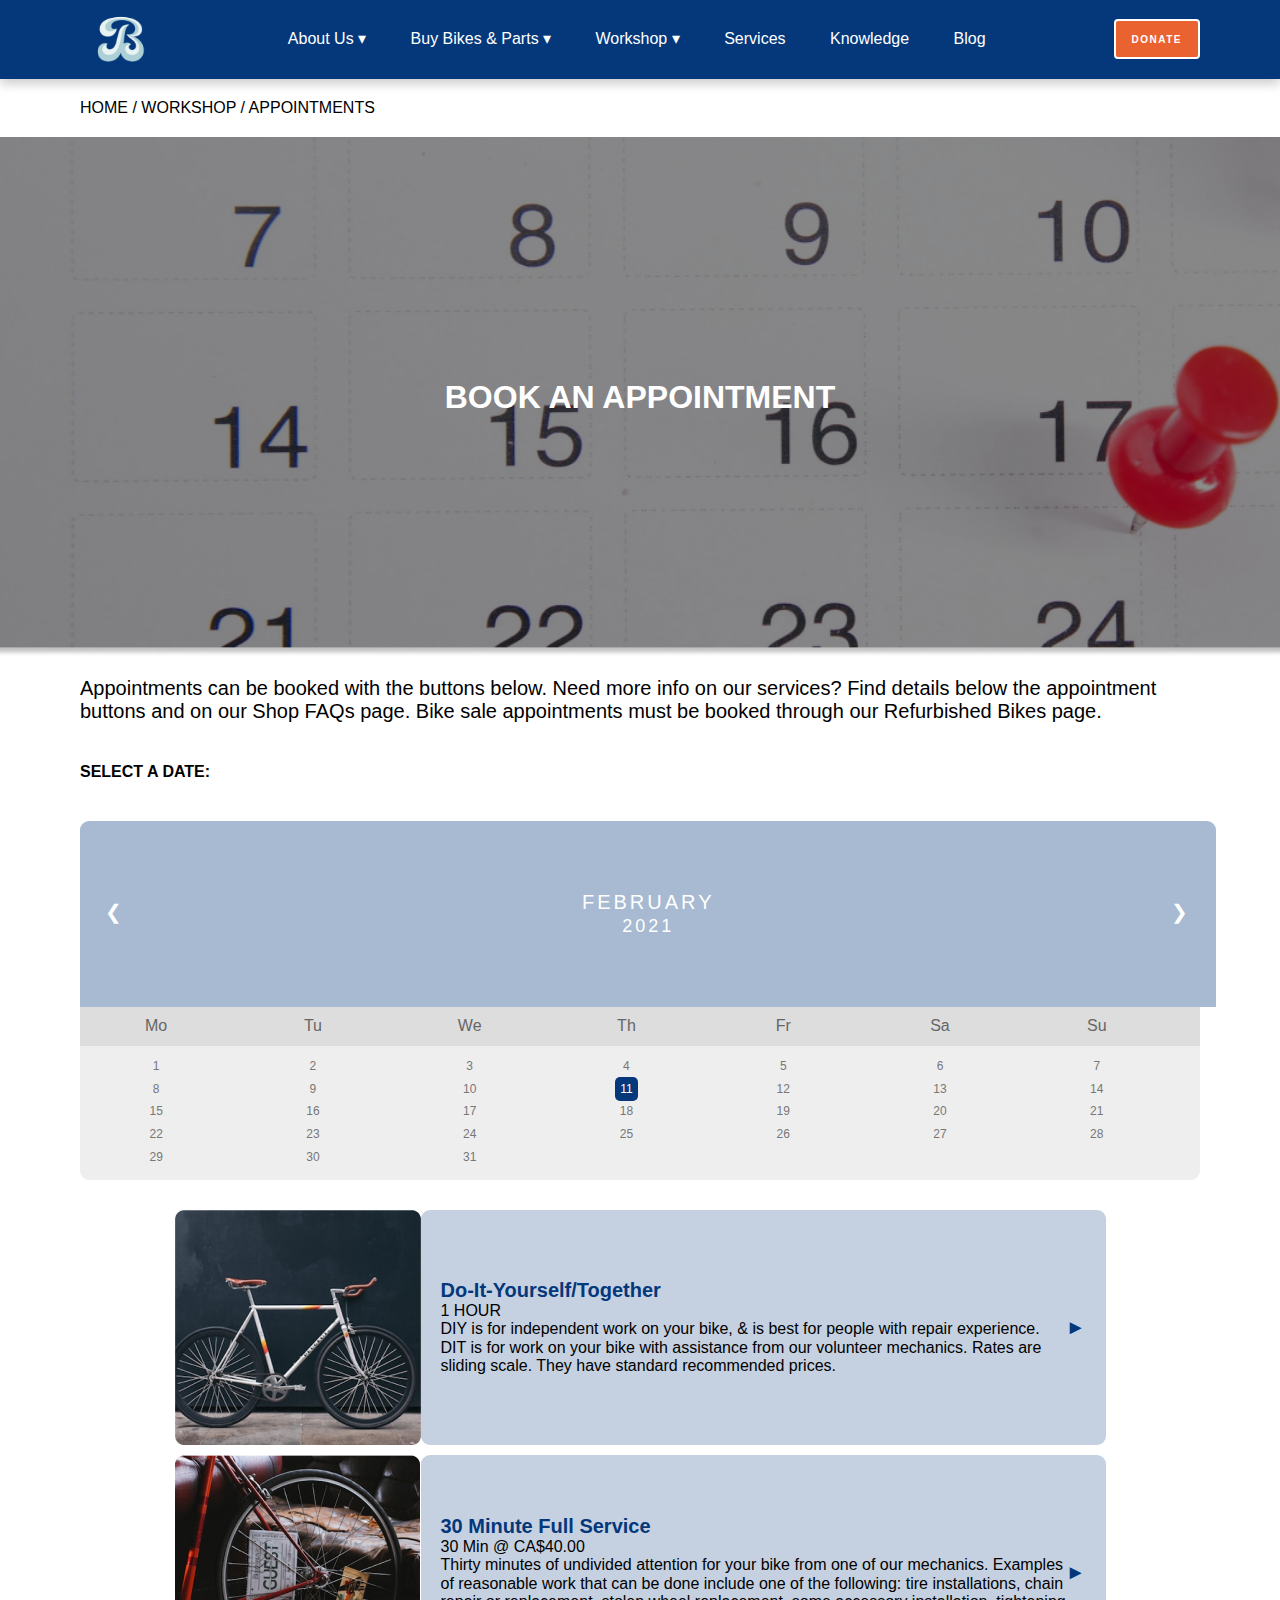
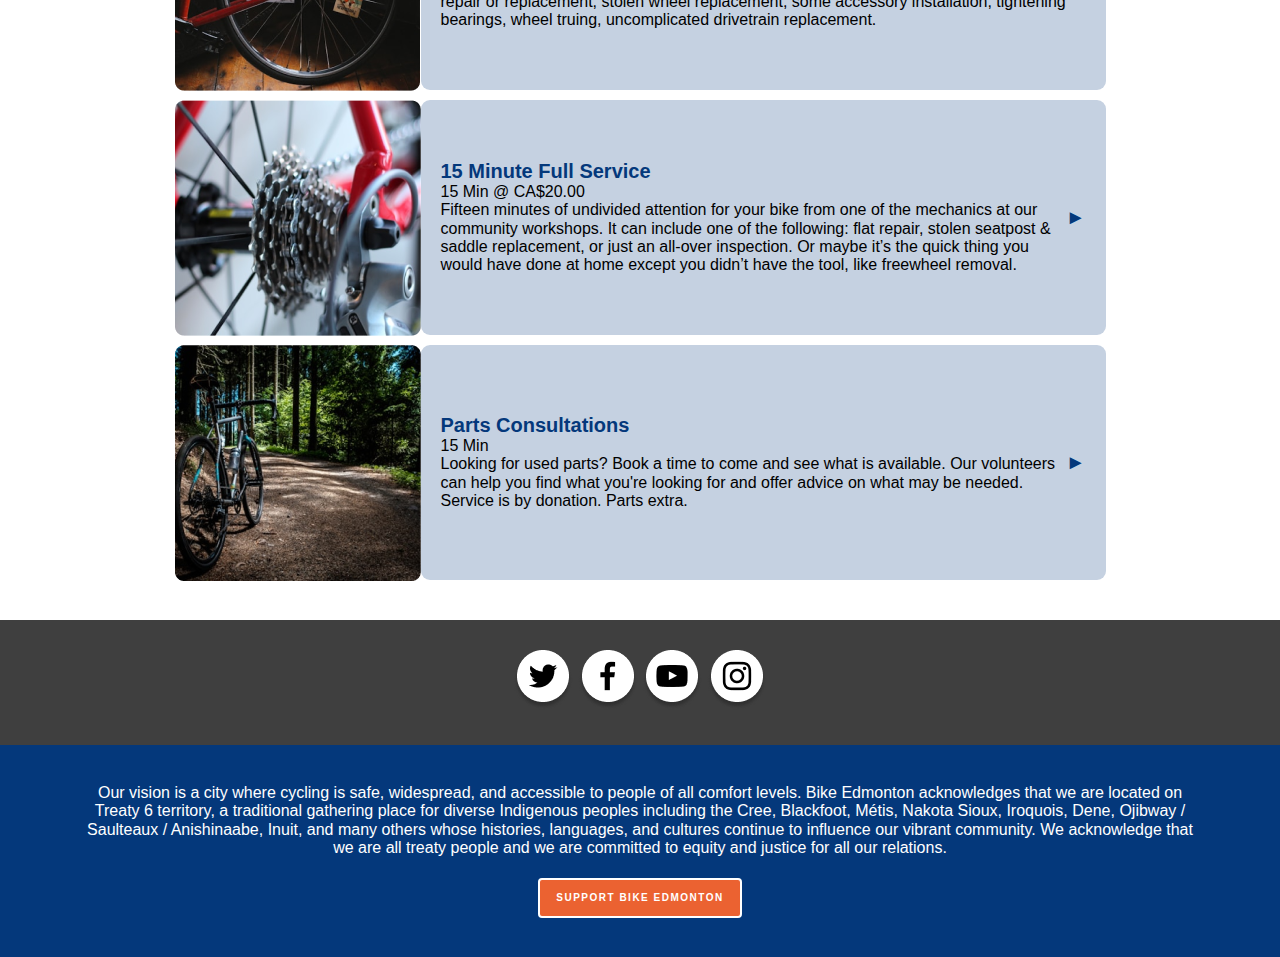
<file: appointment.html>
<!DOCTYPE html>

<html>
  <head>
    <meta charset="utf-8" />
    <meta http-equiv="X-UA-Compatible" content="IE=edge" />
    <title>Appointments</title>
    <meta name="description" content="" />
    <meta name="viewport" content="width=device-width, initial-scale=1" />
    <link rel="stylesheet" href="styles/normalize.css" />
    <link rel="stylesheet" href="styles/style.css" />
    <link rel="stylesheet" href="styles/structure.css" />
    <link rel="stylesheet" href="styles/appointment.css" />
  </head>

  <body>
    <!-- Nav -->
    <header class="padding-sides">
      <a href="index.html"
        ><img id="logo" src="images/bikelogo.png" alt="logo"
      /></a>
      <nav id="navbar">
        <ul>
          <li>
            <a href="#">About Us ▾</a>
            <ul class="submenu">
              <li><a href="#">Vision & Objectives</a></li>
              <li><a href="#">Membership</a></li>
              <li><a href="#">Our Staff</a></li>
              <li><a href="#">Board & Governance</a></li>
              <li><a href="calendar.html">Calendar</a></li>
              <li><a href="#">Contact Us</a></li>
              <li><a href="#">History</a></li>
            </ul>
          </li>
          <li>
            <a href="#">Buy Bikes & Parts ▾</a>
            <ul class="submenu">
              <li><a href="refurbished.html">Refurbished Bikes For Sale</a></li>
              <li><a href="#">As-Is Bikes For Sale</a></li>
              <li><a href="#">Parts & Accessories</a></li>
            </ul>
          </li>
          <li>
            <a href="#">Workshop ▾</a>
            <ul class="submenu">
              <li><a href="#">Services</a></li>
              <li><a href="#">Hours & Locations</a></li>
              <li><a href="appointment.html">Appointments</a></li>
              <li><a href="#">Courses</a></li>
              <li><a href="#">Volunteer</a></li>
              <li><a href="#">FAQ</a></li>
            </ul>
          </li>
          <li><a href="#">Services</a></li>
          <li><a href="#">Knowledge</a></li>
          <li><a href="#">Blog</a></li>
        </ul>
      </nav>
      <button class="donate">Donate</button>
    </header>

    <!-- bread crumb -->
    <div style="padding: 20px 80px">
      <p>HOME / WORKSHOP / APPOINTMENTS</p>
    </div>

    <!-- hero -->
    <div id="hero">
      <div id="title">
        <h1>BOOK AN APPOINTMENT</h1>
      </div>
    </div>

    <!-- text block -->
    <div style="padding: 20px 80px">
      <p style="font-size: 20px">
        Appointments can be booked with the buttons below. Need more info on our
        services? Find details below the appointment buttons and on our Shop
        FAQs page. Bike sale appointments must be booked through our Refurbished
        Bikes page.
      </p>
    </div>

    <div style="padding: 20px 80px">
      <h4>SELECT A DATE:</h4>
    </div>

    <!-- Calendar taken from w3 schools ** NOT MY OWN CODE -->
    <div style="padding: 20px 80px">
      <div class="month">
        <ul>
          <li class="prev">&#10094;</li>
          <li class="next">&#10095;</li>
          <li>
            February<br />
            <span style="font-size: 18px">2021</span>
          </li>
        </ul>
      </div>

      <ul class="weekdays">
        <li>Mo</li>
        <li>Tu</li>
        <li>We</li>
        <li>Th</li>
        <li>Fr</li>
        <li>Sa</li>
        <li>Su</li>
      </ul>

      <ul class="days">
        <li>1</li>
        <li>2</li>
        <li>3</li>
        <li>4</li>
        <li>5</li>
        <li>6</li>
        <li>7</li>
        <li>8</li>
        <li>9</li>
        <li>10</li>
        <li><span class="active">11</span></li>
        <li>12</li>
        <li>13</li>
        <li>14</li>
        <li>15</li>
        <li>16</li>
        <li>17</li>
        <li>18</li>
        <li>19</li>
        <li>20</li>
        <li>21</li>
        <li>22</li>
        <li>23</li>
        <li>24</li>
        <li>25</li>
        <li>26</li>
        <li>27</li>
        <li>28</li>
        <li>29</li>
        <li>30</li>
        <li>31</li>
      </ul>
    </div>


    <!-- appointment buttons -->
    <div class="flex-display">
      <div>
        <div class="list-image2"><img src="images/do-it.png" /></div>
        <div class="list-image2"><img src="images/30minfull.png" /></div>
        <div class="list-image2"><img src="images/15minfull.png" /></div>
        <div class="list-image2"><img src="images/parts.png" /></div>
      </div>
      <div>
        <div class="list-description2">
          <div>
            <b>Do-It-Yourself/Together</b>
            <p>1 HOUR</p>
            <p>DIY is for independent work on your bike, & is best for people with repair experience. DIT is for work on your bike with assistance from our volunteer mechanics. Rates are sliding scale. They have standard recommended prices.</p>
          </div>
          <div>
            <b>►</b>
        </div>
        </div>
        <div class="list-description2">
          <div>
            <b>30 Minute Full Service</b>
            <p>30 Min @ CA$40.00</p>
            <p>
              Thirty minutes of undivided attention for your bike from one of our mechanics. Examples of reasonable work that can be done include one of the following: tire  installations, chain repair or replacement, stolen wheel replacement, some accessory installation, tightening bearings, wheel truing, uncomplicated drivetrain replacement. </p>
          </div>
          <div>
            <b>►</b>
        </div>
        </div>
        <div class="list-description2">
          <div>
            <b>15 Minute Full Service</b>
            <p>15 Min @ CA$20.00</p>
            <p>Fifteen minutes of undivided attention for your bike from one of the  mechanics at our community workshops. It can include one of the  following: flat repair, stolen seatpost & saddle replacement, or just an all-over inspection. Or maybe it’s the quick thing you would have done at home except you didn’t have the tool, like freewheel removal.</p>
          </div>
          <div>
            <b>►</b>
        </div>
        </div>
        <div class="list-description2">
          <div>
            <b>Parts Consultations</b>
            <p>15 Min</p>
            <p>
              Looking for used parts? Book a time to come and see what is available. Our volunteers can help you find what you're looking for and offer advice on what may be needed. Service is by donation. Parts extra.</p>
          </div>
          <div>
            <b>►</b>
        </div>
        </div>
      </div>
    </div>

    <!-- Footer-1 -->
    <div id="grey" class="padding-80">
      <div class="welcome">
        <img src="images/twitter.png" alt="twitter logo" />
        <img src="images/facebook.png" alt="facebook logo" />
        <img src="images/youtube.png" alt="Youtube logo" />
        <img src="images/insta.png" alt="instagram logo" />
      </div>
    </div>
    <!-- Footer-2 -->
    <div id="dark" class="padding-80">
      <div class="welcome">
        <p>
          Our vision is a city where cycling is safe, widespread, and accessible
          to people of all comfort levels. Bike Edmonton acknowledges that we
          are located on Treaty 6 territory, a traditional gathering place for
          diverse Indigenous peoples including the Cree, Blackfoot, Métis,
          Nakota Sioux, Iroquois, Dene, Ojibway / Saulteaux / Anishinaabe,
          Inuit, and many others whose histories, languages, and cultures
          continue to influence our vibrant community. We acknowledge that we
          are all treaty people and we are committed to equity and justice for
          all our relations.
        </p>
        <button class="donate">Support Bike Edmonton</button>
      </div>
    </div>
  </body>
</html>
</file>
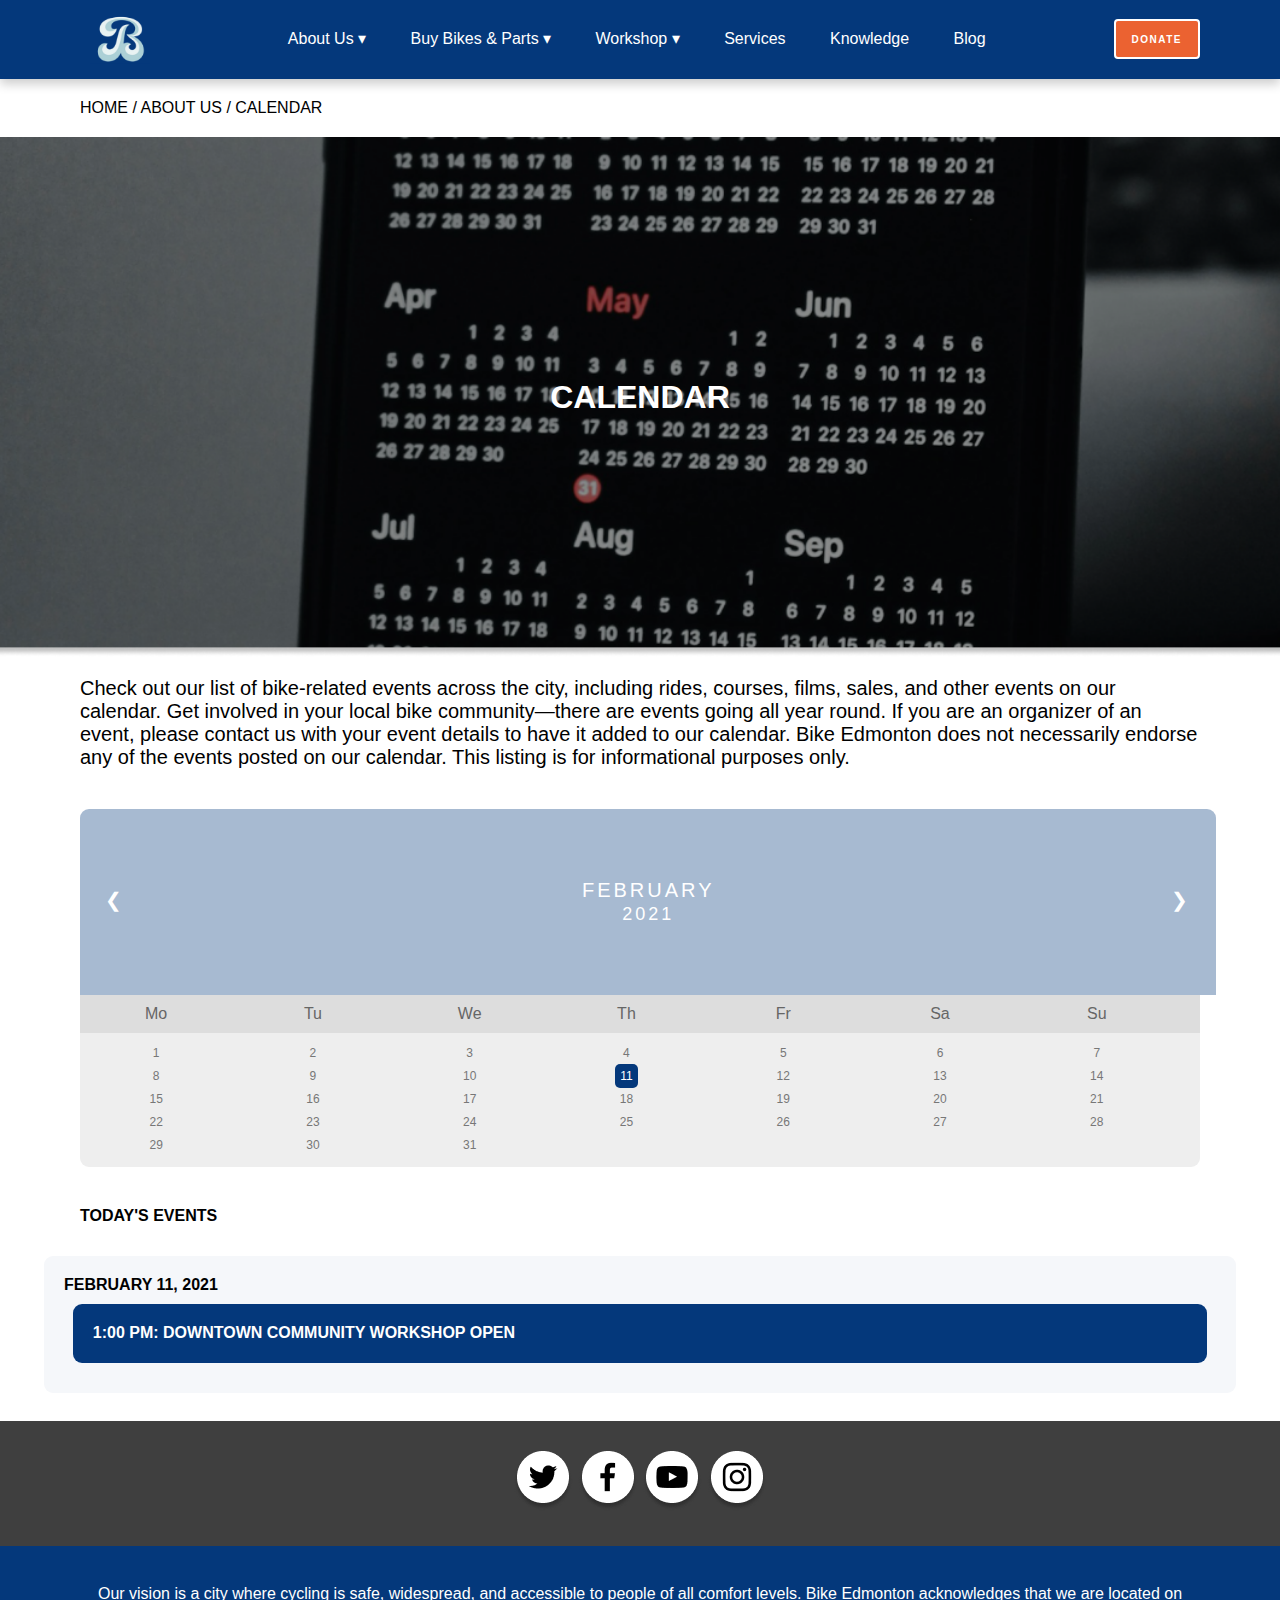
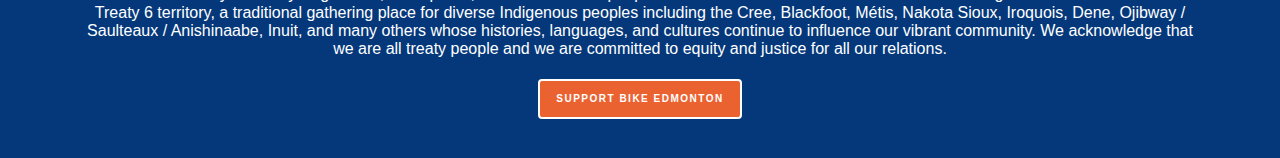
<file: calendar.html>
<!DOCTYPE html>

<html>
  <head>
    <meta charset="utf-8" />
    <meta http-equiv="X-UA-Compatible" content="IE=edge" />
    <title>Calendar</title>
    <meta name="description" content="" />
    <meta name="viewport" content="width=device-width, initial-scale=1" />
    <link rel="stylesheet" href="styles/normalize.css" />
    <link rel="stylesheet" href="styles/style.css" />
    <link rel="stylesheet" href="styles/calendar.css" />
  </head>

  <body>
    <!-- Nav -->
    <header class="padding-sides">
      <a href="index.html"
        ><img id="logo" src="images/bikelogo.png" alt="logo"
      /></a>
      <nav id="navbar">
        <ul>
          <li>
            <a href="#">About Us ▾</a>
            <ul class="submenu">
              <li><a href="#">Vision & Objectives</a></li>
              <li><a href="#">Membership</a></li>
              <li><a href="#">Our Staff</a></li>
              <li><a href="#">Board & Governance</a></li>
              <li><a href="calendar.html">Calendar</a></li>
              <li><a href="#">Contact Us</a></li>
              <li><a href="#">History</a></li>
            </ul>
          </li>
          <li>
            <a href="#">Buy Bikes & Parts ▾</a>
            <ul class="submenu">
              <li><a href="refurbished.html">Refurbished Bikes For Sale</a></li>
              <li><a href="#">As-Is Bikes For Sale</a></li>
              <li><a href="#">Parts & Accessories</a></li>
            </ul>
          </li>
          <li>
            <a href="#">Workshop ▾</a>
            <ul class="submenu">
              <li><a href="#">Services</a></li>
              <li><a href="#">Hours & Locations</a></li>
              <li><a href="appointment.html">Appointments</a></li>
              <li><a href="#">Courses</a></li>
              <li><a href="#">Volunteer</a></li>
              <li><a href="#">FAQ</a></li>
            </ul>
          </li>
          <li><a href="#">Services</a></li>
          <li><a href="#">Knowledge</a></li>
          <li><a href="#">Blog</a></li>
        </ul>
      </nav>
      <button class="donate">Donate</button>
    </header>
  
    <!-- bread crumb -->
    <div style="padding: 20px 80px">
      <p>HOME / ABOUT US / CALENDAR</p>
    </div>

    <!-- hero -->
    <div id="hero">
      <div id="title">
        <h1>CALENDAR</h1>
      </div>
    </div>

    <!-- text block -->
    <div style="padding: 20px 80px">
      <p style="font-size: 20px">
        Check out our list of bike-related events across the city, including
        rides, courses, films, sales, and other events on our calendar. Get
        involved in your local bike community—there are events going all year
        round. If you are an organizer of an event, please contact us with your
        event details to have it added to our calendar. Bike Edmonton does not
        necessarily endorse any of the events posted on our calendar. This
        listing is for informational purposes only.
      </p>
    </div>
    
    <!-- Calendar taken from w3 schools ** NOT MY OWN CODE -->
    <div style="padding: 20px 80px">
      <div class="month">
        <ul>
          <li class="prev">&#10094;</li>
          <li class="next">&#10095;</li>
          <li>
            February<br />
            <span style="font-size: 18px">2021</span>
          </li>
        </ul>
      </div>

      <ul class="weekdays">
        <li>Mo</li>
        <li>Tu</li>
        <li>We</li>
        <li>Th</li>
        <li>Fr</li>
        <li>Sa</li>
        <li>Su</li>
      </ul>

      <ul class="days">
        <li>1</li>
        <li>2</li>
        <li>3</li>
        <li>4</li>
        <li>5</li>
        <li>6</li>
        <li>7</li>
        <li>8</li>
        <li>9</li>
        <li>10</li>
        <li><span class="active">11</span></li>
        <li>12</li>
        <li>13</li>
        <li>14</li>
        <li>15</li>
        <li>16</li>
        <li>17</li>
        <li>18</li>
        <li>19</li>
        <li>20</li>
        <li>21</li>
        <li>22</li>
        <li>23</li>
        <li>24</li>
        <li>25</li>
        <li>26</li>
        <li>27</li>
        <li>28</li>
        <li>29</li>
        <li>30</li>
        <li>31</li>
      </ul>
    </div>

    <div style="padding: 20px 80px">
      <h4>TODAY'S EVENTS</h4>
    </div>

    <div class="container" >
      <h4>FEBRUARY 11, 2021</h4>
      <div class="events"><b>1:00 PM: DOWNTOWN COMMUNITY WORKSHOP OPEN</b></div>
    </div>
    <br>

    <!-- Footer-1 -->
    <div id="grey" class="padding-80">
      <div class="welcome">
        <img src="images/twitter.png" alt="twitter logo" />
        <img src="images/facebook.png" alt="facebook logo" />
        <img src="images/youtube.png" alt="Youtube logo" />
        <img src="images/insta.png" alt="instagram logo" />
      </div>
    </div>
    <!-- Footer-2 -->
    <div id="dark" class="padding-80">
      <div class="welcome">
        <p>
          Our vision is a city where cycling is safe, widespread, and accessible
          to people of all comfort levels. Bike Edmonton acknowledges that we
          are located on Treaty 6 territory, a traditional gathering place for
          diverse Indigenous peoples including the Cree, Blackfoot, Métis,
          Nakota Sioux, Iroquois, Dene, Ojibway / Saulteaux / Anishinaabe,
          Inuit, and many others whose histories, languages, and cultures
          continue to influence our vibrant community. We acknowledge that we
          are all treaty people and we are committed to equity and justice for
          all our relations.
        </p>
        <button class="donate">Support Bike Edmonton</button>
      </div>
    </div>
  </body>
</html>
</file>
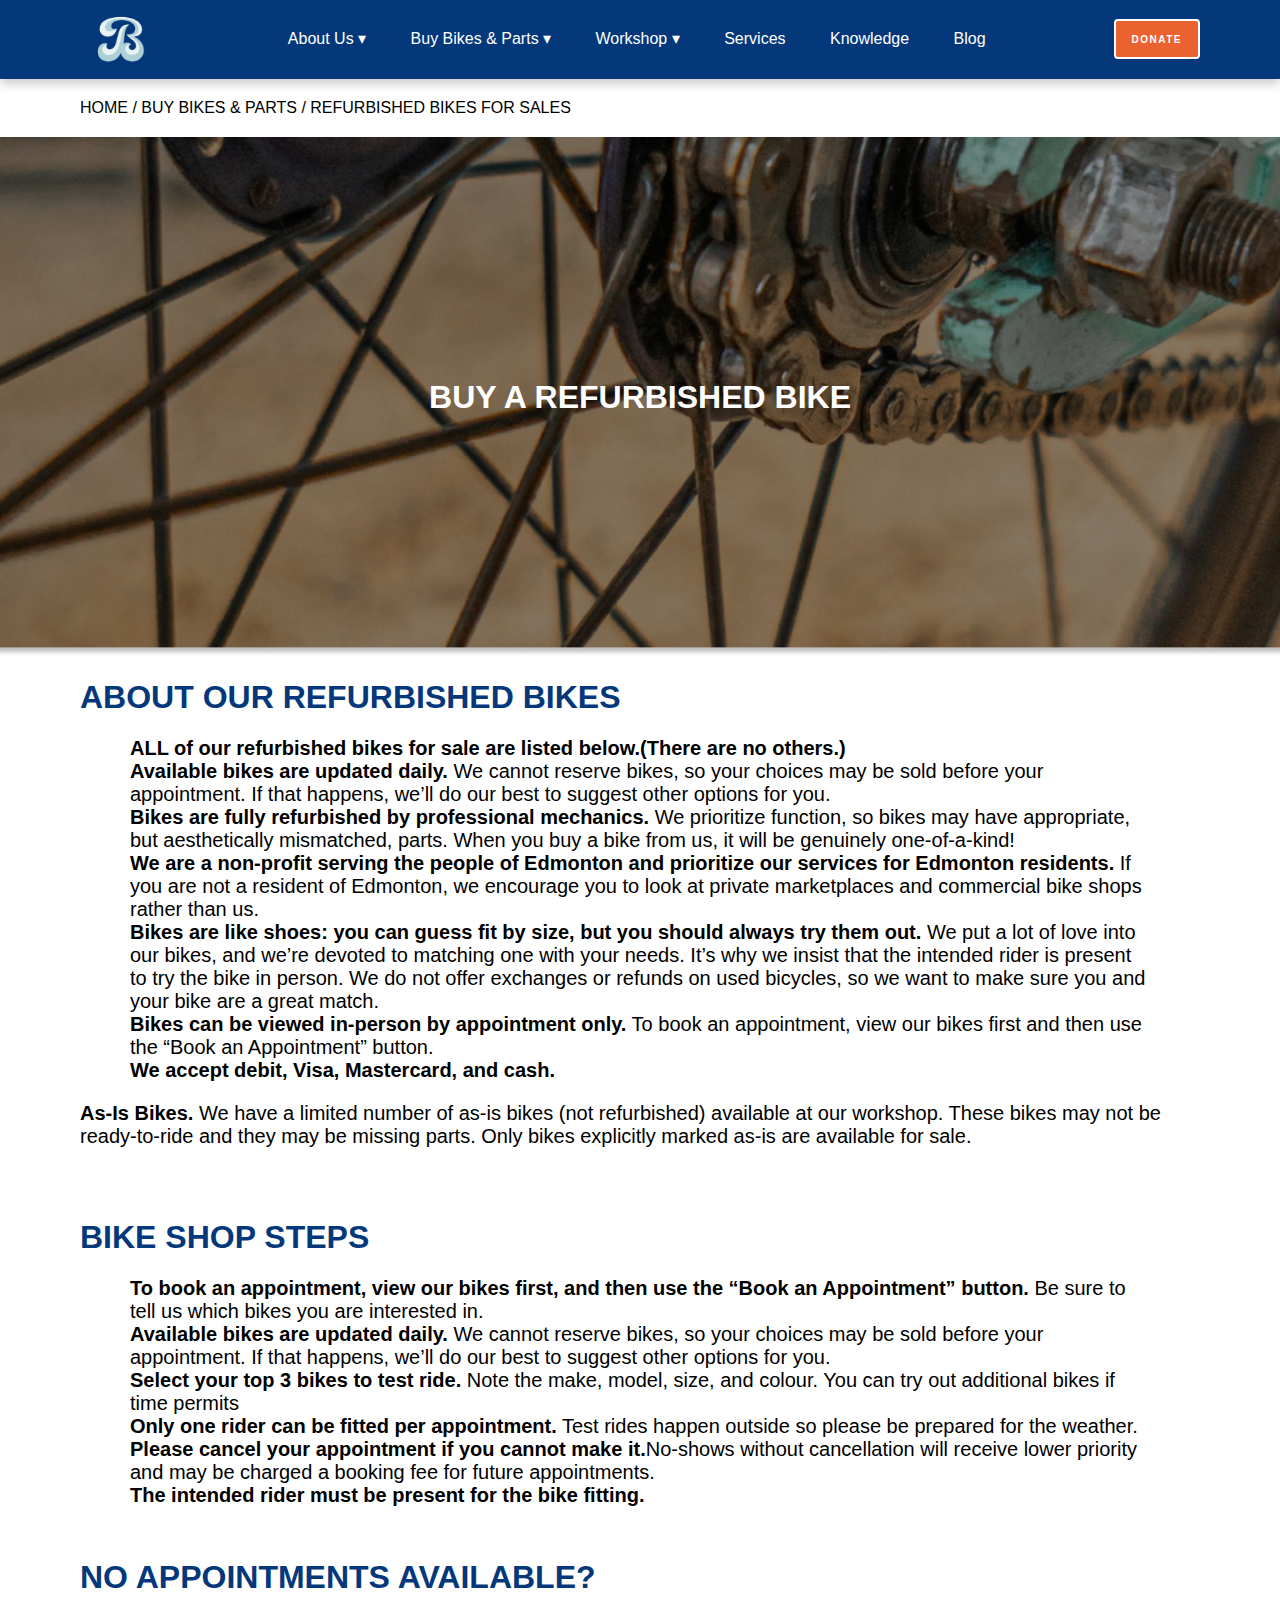
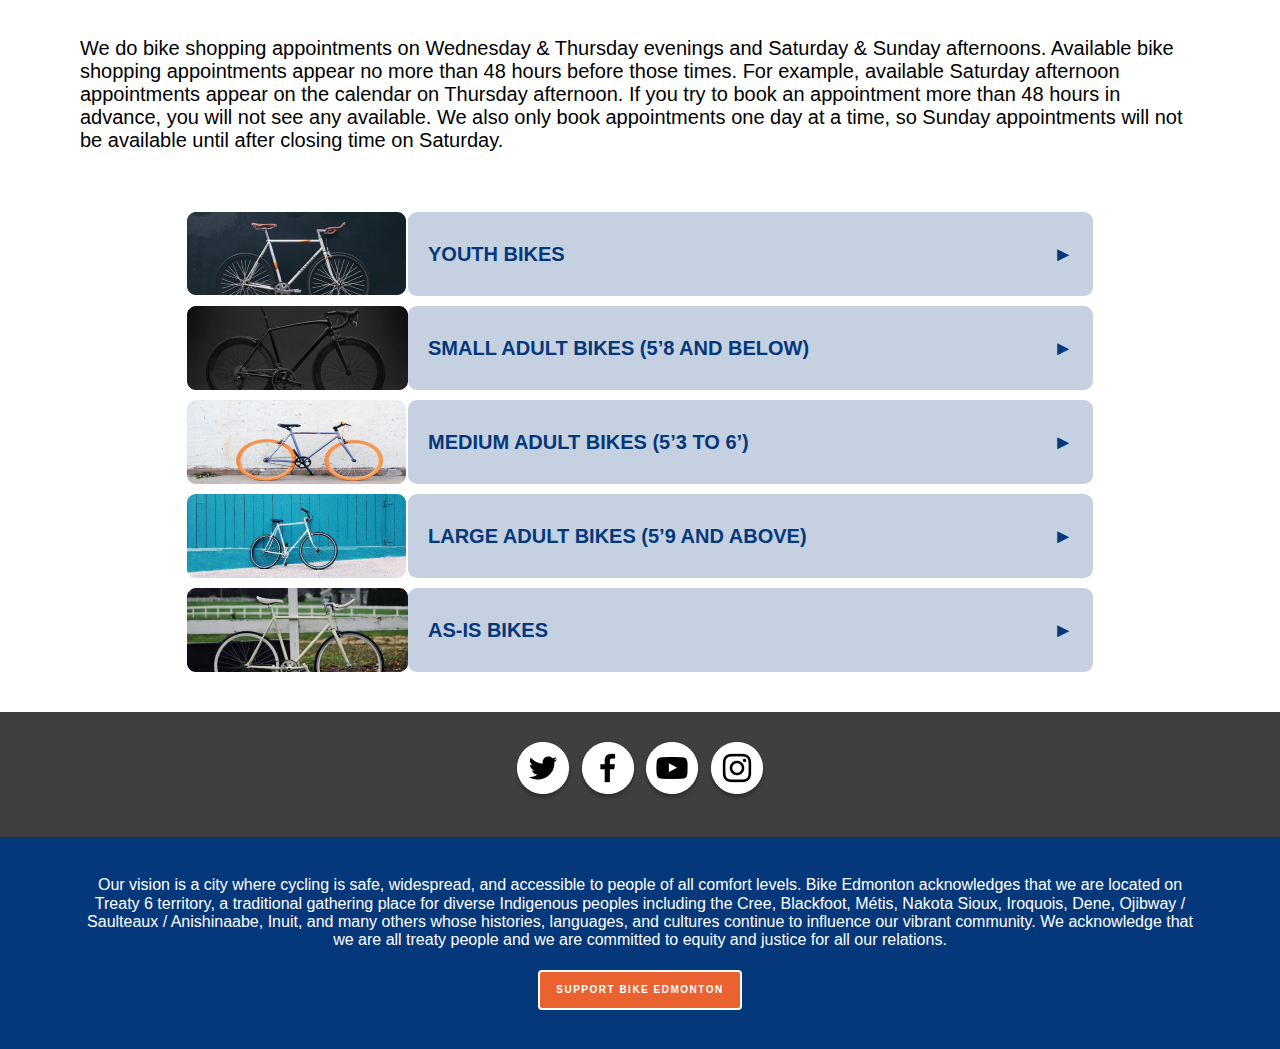
<file: refurbished.html>
<!DOCTYPE html>

<html>
  <head>
    <meta charset="utf-8" />
    <meta http-equiv="X-UA-Compatible" content="IE=edge" />
    <title>Refurbished</title>
    <meta name="description" content="" />
    <meta name="viewport" content="width=device-width, initial-scale=1" />
    <link rel="stylesheet" href="styles/normalize.css" />
    <link rel="stylesheet" href="styles/structure.css" />
    <link rel="stylesheet" href="styles/style.css" />
    <link rel="stylesheet" href="styles/refurbished.css" />
  </head>

  <body>
    <!-- Nav -->
    <header class="padding-sides">
      <a href="index.html"
        ><img id="logo" src="images/bikelogo.png" alt="logo"
      /></a>
      <nav id="navbar">
        <ul>
          <li>
            <a href="#">About Us ▾</a>
            <ul class="submenu">
              <li><a href="#">Vision & Objectives</a></li>
              <li><a href="#">Membership</a></li>
              <li><a href="#">Our Staff</a></li>
              <li><a href="#">Board & Governance</a></li>
              <li><a href="calendar.html">Calendar</a></li>
              <li><a href="#">Contact Us</a></li>
              <li><a href="#">History</a></li>
            </ul>
          </li>
          <li>
            <a href="#">Buy Bikes & Parts ▾</a>
            <ul class="submenu">
              <li><a href="refurbished.html">Refurbished Bikes For Sale</a></li>
              <li><a href="#">As-Is Bikes For Sale</a></li>
              <li><a href="#">Parts & Accessories</a></li>
            </ul>
          </li>
          <li>
            <a href="#">Workshop ▾</a>
            <ul class="submenu">
              <li><a href="#">Services</a></li>
              <li><a href="#">Hours & Locations</a></li>
              <li><a href="appointment.html">Appointments</a></li>
              <li><a href="#">Courses</a></li>
              <li><a href="#">Volunteer</a></li>
              <li><a href="#">FAQ</a></li>
            </ul>
          </li>
          <li><a href="#">Services</a></li>
          <li><a href="#">Knowledge</a></li>
          <li><a href="#">Blog</a></li>
        </ul>
      </nav>
      <button class="donate">Donate</button>
    </header>

    <!-- bread crumb -->
    <div style="padding: 20px 80px">
      <p>HOME / BUY BIKES & PARTS / REFURBISHED BIKES FOR SALES</p>
    </div>

    <!-- hero -->
    <div id="hero">
      <div id="title">
        <h1>BUY A REFURBISHED BIKE</h1>
      </div>
    </div>

    <div class="text-description">
      <h1>ABOUT OUR REFURBISHED BIKES</h1>
      <ul>
        <li>
          <b
            >ALL of our refurbished bikes for sale are listed below.(There are
            no others.)</b
          >
        </li>
        <li>
          <b>Available bikes are updated daily.</b> We cannot reserve bikes, so
          your choices may be sold before your appointment. If that happens,
          we’ll do our best to suggest other options for you.
        </li>
        <li>
          <b>Bikes are fully refurbished by professional mechanics.</b> We
          prioritize function, so bikes may have appropriate, but aesthetically
          mismatched, parts. When you buy a bike from us, it will be genuinely
          one-of-a-kind!
        </li>
        <li>
          <b
            >We are a non-profit serving the people of Edmonton and prioritize
            our services for Edmonton residents.</b
          >
          If you are not a resident of Edmonton, we encourage you to look at
          private marketplaces and commercial bike shops rather than us.
        </li>
        <li>
          <b
            >Bikes are like shoes: you can guess fit by size, but you should
            always try them out.</b
          >
          We put a lot of love into our bikes, and we’re devoted to matching one
          with your needs. It’s why we insist that the intended rider is present
          to try the bike in person. We do not offer exchanges or refunds on
          used bicycles, so we want to make sure you and your bike are a great
          match.
        </li>
        <li>
          <b>Bikes can be viewed in-person by appointment only.</b> To book an
          appointment, view our bikes first and then use the “Book an
          Appointment” button.
        </li>
        <li><b>We accept debit, Visa, Mastercard, and cash.</b></li>
      </ul>
      <p>
        <b>As-Is Bikes.</b> We have a limited number of as-is bikes (not
        refurbished) available at our workshop. These bikes may not be
        ready-to-ride and they may be missing parts. Only bikes explicitly
        marked as-is are available for sale.
      </p>
    </div>

    <div class="text-description">
      <h1>BIKE SHOP STEPS</h1>
      <ul>
        <li>
          <b
            >To book an appointment, view our bikes first, and then use the
            “Book an Appointment” button.</b
          >
          Be sure to tell us which bikes you are interested in.
        </li>
        <li>
          <b>Available bikes are updated daily.</b> We cannot reserve bikes, so
          your choices may be sold before your appointment. If that happens,
          we’ll do our best to suggest other options for you.
        </li>
        <li>
          <b>Select your top 3 bikes to test ride.</b> Note the make, model,
          size, and colour. You can try out additional bikes if time permits
        </li>
        <li>
          <b>Only one rider can be fitted per appointment.</b> Test rides happen
          outside so please be prepared for the weather.
        </li>
        <li>
          <b>Please cancel your appointment if you cannot make it.</b>No-shows
          without cancellation will receive lower priority and may be charged a
          booking fee for future appointments.
        </li>
        <li><b>The intended rider must be present for the bike fitting.</b></li>
      </ul>
    </div>

    <div class="text-description">
      <h1>NO APPOINTMENTS AVAILABLE?</h1>
      <p>
        We do bike shopping appointments on Wednesday & Thursday evenings and
        Saturday & Sunday afternoons. Available bike shopping appointments
        appear no more than 48 hours before those times. For example, available
        Saturday afternoon appointments appear on the calendar on Thursday
        afternoon. If you try to book an appointment more than 48 hours in
        advance, you will not see any available. We also only book appointments
        one day at a time, so Sunday appointments will not be available until
        after closing time on Saturday.
      </p>
    </div>

    <!-- bike options -->
    <div class="flex-display">
      <div>
        <div class="list-image"><img src="images/youth-bike.png" /></div>
        <div class="list-image"><img src="images/small-adult.png" /></div>
        <div class="list-image"><img src="images/med-adult.png" /></div>
        <div class="list-image"><img src="images/large-adult.png" /></div>
        <div class="list-image"><img src="images/as-is.png" /></div>
      </div>
      <div>
        <div class="list-description">
          <b>YOUTH BIKES</b>
          <b>►</b>
        </div>
        <div class="list-description">
          <b>SMALL ADULT BIKES (5’8 AND BELOW)</b>
          <b>►</b>
        </div>
        <div class="list-description">
          <b>MEDIUM ADULT BIKES (5’3 TO 6’)</b>
          <b>►</b>
        </div>
        <div class="list-description">
          <b>LARGE ADULT BIKES (5’9 AND ABOVE)</b>
          <b>►</b>
        </div>
        <div class="list-description">
          <b>AS-IS BIKES</b>
          <b>►</b>
        </div>
      </div>
    </div>

    <!-- Footer-1 -->
    <div id="grey" class="padding-80">
      <div class="welcome">
        <img src="images/twitter.png" alt="twitter logo" />
        <img src="images/facebook.png" alt="facebook logo" />
        <img src="images/youtube.png" alt="Youtube logo" />
        <img src="images/insta.png" alt="instagram logo" />
      </div>
    </div>
    <!-- Footer-2 -->
    <div id="dark" class="padding-80">
      <div class="welcome">
        <p>
          Our vision is a city where cycling is safe, widespread, and accessible
          to people of all comfort levels. Bike Edmonton acknowledges that we
          are located on Treaty 6 territory, a traditional gathering place for
          diverse Indigenous peoples including the Cree, Blackfoot, Métis,
          Nakota Sioux, Iroquois, Dene, Ojibway / Saulteaux / Anishinaabe,
          Inuit, and many others whose histories, languages, and cultures
          continue to influence our vibrant community. We acknowledge that we
          are all treaty people and we are committed to equity and justice for
          all our relations.
        </p>
        <button class="donate">Support Bike Edmonton</button>
      </div>
    </div>
  </body>
</html>
</file>
<file: styles/style.css>
body {
  width: 100%;
  font-family: sans-serif;
}

* {
  margin: 0;
  padding: 0;
}

.padding-sides {
  padding: 0 80px;
}

#logo {
  cursor: pointer;
  width: 60px;
  padding: 10px;
}

header {
  display: flex;
  justify-content: space-between;
  align-items: center;
  background-color: #04387B;
  box-shadow: 0 5px 10px rgba(0,0,0,.2);
}

#navbar a {
  color: white;
  text-decoration: none;
  display: block;
}

#navbar li {
  list-style: none;
  text-decoration: none;
  display: inline-block;
  padding: 0px 20px;
}
#navbar ul {
  color: white;
  text-decoration: none;
  text-align: center;
}

ul li ul.submenu li{
  display: block;
  height: 40px;
  width: auto;
  background-color: #044eafaa;
  margin: 1px 0px;
  color: #04387B;
  justify-content: center;
  align-items: center;
}

ul li ul.submenu li a {
  color: #04387B;
  text-align: center;
}

.submenu {
  display: flex;
  flex-direction: column;
  color: #04387B;
}

ul li ul.submenu {
  width: auto;
  background: #04387B;
  display: none;
  position:absolute;
  z-index: 1000;
}

ul li:hover ul.submenu {
    display: flex;
    flex-direction: column;
    border-width: 0 0 5px 0;
 
}

.donate {
  background-color: #EB6231;
  padding: 0px 16px;
  height: 40px;
  color: white;
  font-family: sans-serif;
  font-size: 10px;
  font-style: normal;
  font-weight: 600;
  line-height: normal;
  letter-spacing: 1.5px;
  text-transform: uppercase;
  outline: none;
  border-color: white;
  border-style: solid;
  border-radius: 4px;
  cursor: pointer;
}


#hero {
  background-image: url(../images/hero.png);
  width: 100%;
  height: 520px;
  margin: 0;
  padding: 0;
  background-size:cover;
  background-repeat:no-repeat;
  display: flex;
  position: relative;
  text-align: center;
  justify-content: center;
  align-items: center;
}

#welcome {
  display: flex;
  width:600px;
  height: 282px;
  flex-direction: column;
  align-items: center;
  justify-content: center;
  margin: 180px auto 180px auto;
  z-index: 2;
  background-color:#04387B;
  border-radius: 23px;
  padding: 0 80px;
  border-color: white;
  border-style: solid;
}

#welcome p {
  color: white;
  font-size: 18px;
  padding-bottom: 10px;
}

#welcome h1 {
  color:white;
  font-size: 48px;
}

#dark {
  background-color:#04387B;
  height: 212px;
  margin: 0;
  padding: 0 80px;
  display: flex;
  position: relative;
  text-align: center;
  justify-content: center;
  align-items: center;
}

#dark p {
  color: white;
  padding-bottom: 20px;
}

#grey {
  background-color: #3F3F3F;
  height: 125px;
  margin: 0;
  padding: 0 80px;
  display: flex;
  position: relative;
  text-align: center;
  justify-content: center;
  align-items: center;
}

/* NOT MY OWN CODE - TAKEN FROM https://www.w3schools.com/howto/howto_css_calendar.asp  */
ul {
  list-style-type: none;
}

body {
  font-family: Verdana, sans-serif;
}

/* Month header */
.month {
  padding: 70px 25px;
  width: 97%;
  background: #04387b59;
  text-align: center;
  border-radius: 9px 9px 0 0;
}

/* Month list */
.month ul {
  margin: 0;
  padding: 0;
  
}

.month ul li {
  color: white;
  font-size: 20px;
  text-transform: uppercase;
  letter-spacing: 3px;
}

/* Previous button inside month header */
.month .prev {
  float: left;
  padding-top: 10px;
}

/* Next button */
.month .next {
  float: right;
  padding-top: 10px;
}

/* Weekdays (Mon-Sun) */
.weekdays {
  margin: 0;
  padding: 10px 0;
  background-color: #ddd;
}

.weekdays li {
  display: inline-block;
  width: 13.6%;
  color: #666;
  text-align: center;
}

/* Days (1-31) */
.days {
  padding: 10px 0;
  background: #eee;
  margin: 0;
  border-radius: 0 0 9PX 9px;
}

.days li {
  list-style-type: none;
  display: inline-block;
  width: 13.6%;
  text-align: center;
  margin-bottom: 5px;
  font-size: 12px;
  color: #777;
}

/* Highlight the "current" day */
.days li .active {
  padding: 5px;
  background: #04387B;
  border-radius: 5px;
  color: white !important;
  cursor: pointer;
}


/* ------------------------- */

.container {
  padding: 20px;
  margin: 10px auto 10px auto;
  width: 90%;
  background-color: #F5F7FA;
  border-radius: 9px;
}

.events {
  background-color: #04387B;
  padding: 20px;
  margin: 10px auto 10px auto;
  width: 95%;
  color: white;
  border-radius: 9PX;
  cursor: pointer;
}
</file>
<file: styles/structure.css>
body {
  width: 100%;
}

.flex-display {
  display: flex;
  max-width: fit-content;
  margin: auto;
  padding-bottom: 30px;
}

.list-image {
  height: 84px;
  margin: 10px auto 10px auto;
}

.list-description {
  width: 645px;
  height: 84px;
  background-color: #C5D1E1;
  border-radius: 9px;
  padding: top;
  position: relative;
  margin: 10px auto 10px auto;
  display: flex;
  justify-content: space-between;
  align-items: center;
  padding: 0px 20px;
  cursor: pointer;
}

.list-description b {
  font-size: 20px;
  color: #04387B ;
}



.list-image2 {

  height: 235px;
  margin: 10px auto 10px auto;
}

.list-description2 {
  width: 645px;
  height: 235px;
  background-color: #C5D1E1;
  border-radius: 9px;
  padding: top;
  position: relative;
  margin: 10px auto 10px auto;
  display: flex;
  justify-content: space-between;
  align-items: center;
  padding: 0px 20px;
  cursor: pointer;
}

.list-description2 b {
  font-size: 20px;
  color: #04387B;
}

.blog-display {
  display: flex;
  max-width: fit-content;
  margin: auto;
  justify-content: space-between;
  padding-bottom: 30px;
  gap: 30px;
}
.blog-content{
  width: 330px;
  height: 600px;

}

.blog-content p { 
  margin-bottom: 30px;
}
.blog-content h3 {
  margin-bottom: 30px;
}

.blog-content b {
  margin-bottom: 30px;
}
</file>
<file: styles/appointment.css>
#hero {
  background-image: url(../images/appointment-hero.png);
  width: 100%;
  height: 520px;
  margin: 0;
  padding: 0;
  background-size: cover;
  background-repeat: no-repeat;
  display: flex;
  position: relative;
  text-align: center;
  justify-content: center;
  align-items: center;
}

#title {
  display: flex;
  width: 600px;
  height: 282px;
  flex-direction: column;
  align-items: center;
  justify-content: center;
  margin: 180px auto 180px auto;
  z-index: 2;
}

#title h1 {
  color: white;
}
</file>
<file: styles/calendar.css>
#hero {
  background-image: url(../images/calendar-hero.png);
  width: 100%;
  height: 520px;
  margin: 0;
  padding: 0;
  background-size: cover;
  background-repeat: no-repeat;
  display: flex;
  position: relative;
  text-align: center;
  justify-content: center;
  align-items: center;
}

#title {
  display: flex;
  width: 600px;
  height: 282px;
  flex-direction: column;
  align-items: center;
  justify-content: center;
  margin: 180px auto 180px auto;
  z-index: 2;
}

#title h1 {
  color: white;
}
</file>
<file: styles/refurbished.css>
#hero {
  background-image: url(../images/refurbished-hero.png);
  width: 100%;
  height: 520px;
  margin: 0;
  padding: 0;
  background-size: cover;
  background-repeat: no-repeat;
  display: flex;
  position: relative;
  text-align: center;
  justify-content: center;
  align-items: center;
}

#title {
  display: flex;
  width: 600px;
  height: 282px;
  flex-direction: column;
  align-items: center;
  justify-content: center;
  margin: 180px auto 180px auto;
  z-index: 2;
}

#title h1 {
  color: white;
}

.text-description {
  padding: 0px 80px;
  padding-bottom: 30px;
}

.text-description p {
  font-size: 20px;
  padding: 20px 0px;
}

.text-description h1 {
  color: #04387B;;
}

.text-description li {
  font-size: 20px;
}

.text-description ul {
  padding: 00px 50px
}
</file>
